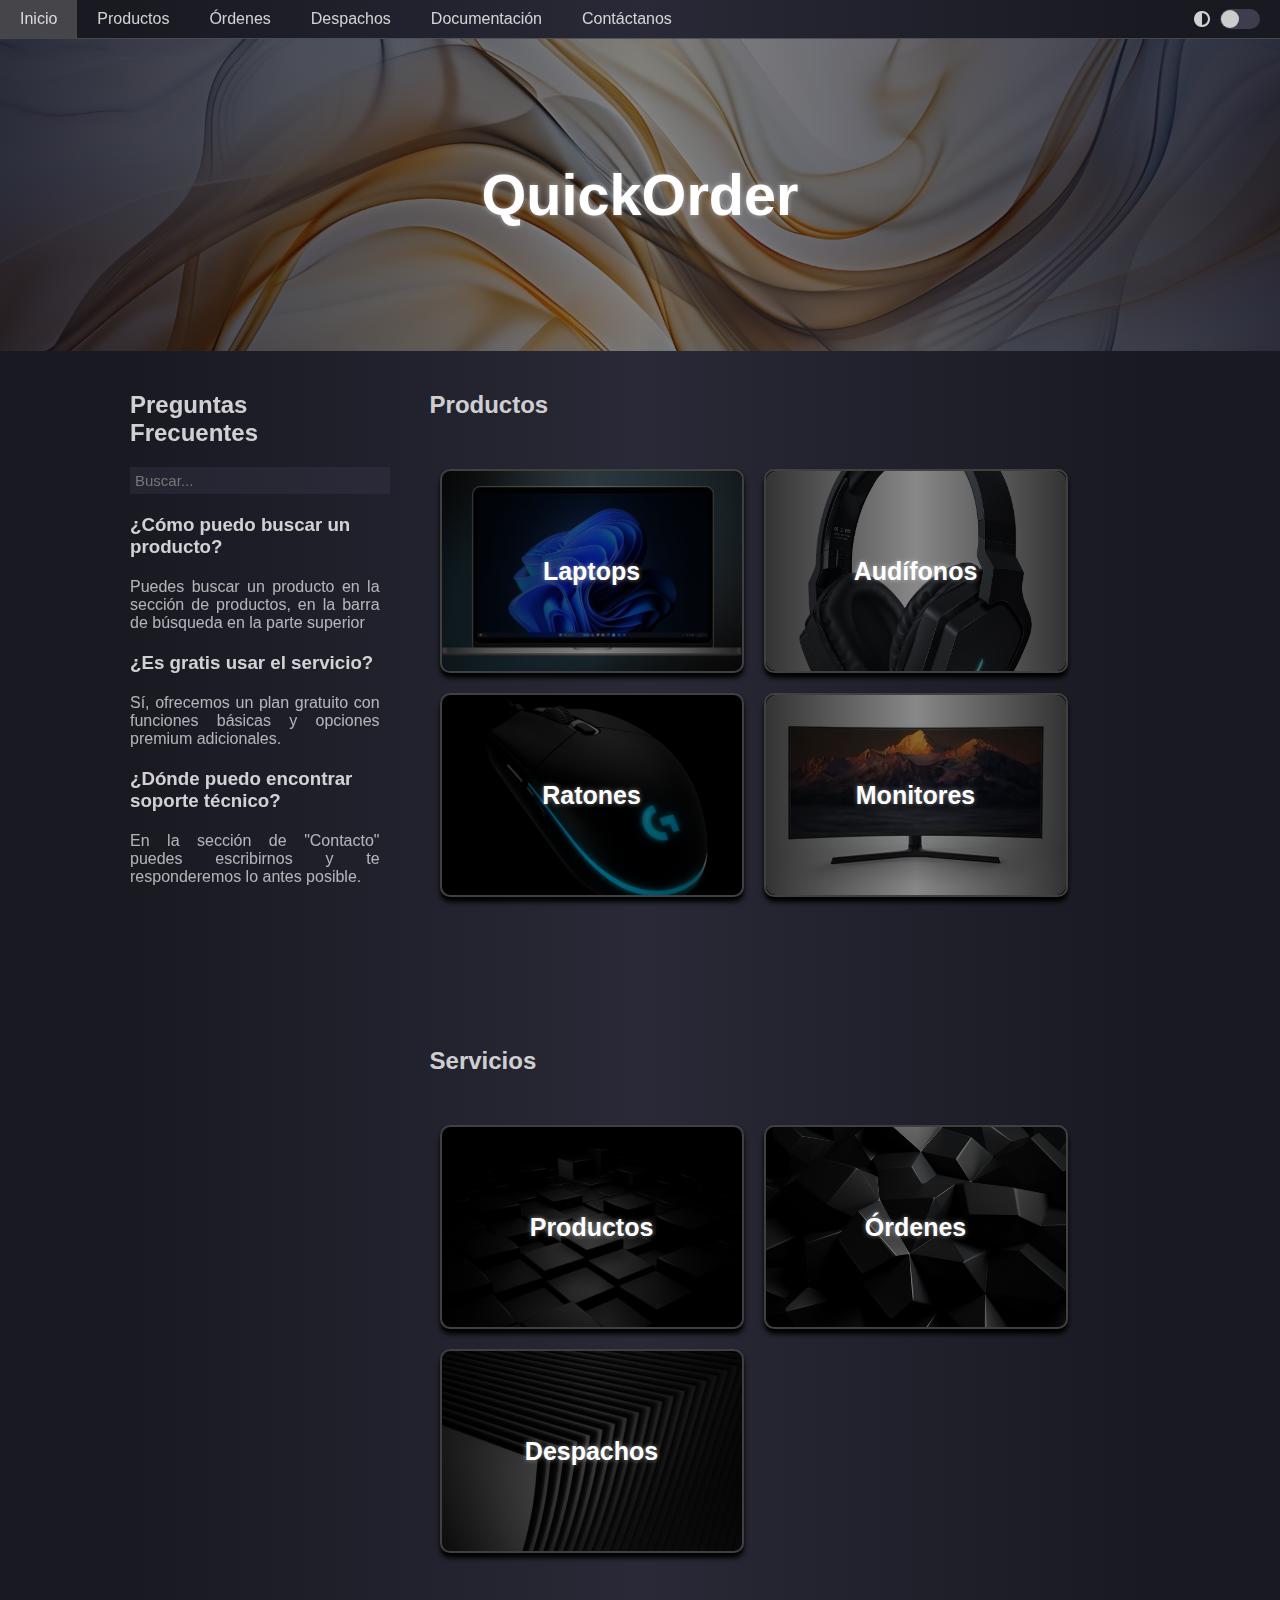
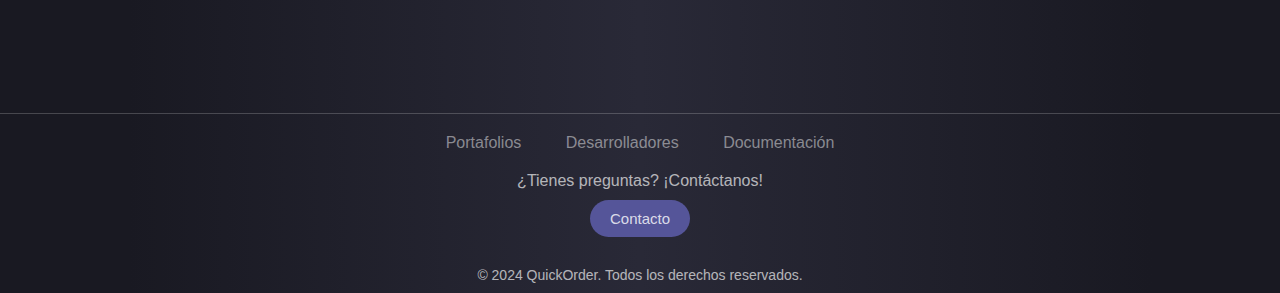
<file: src/html/index.html>
<!DOCTYPE html>
<html lang="es">
<head>
    <meta charset="UTF-8">
    <meta name="viewport" content="width=device-width, initial-scale=1.0">
    <title>QuickOrder - Inicio</title>
    <link rel="icon" type="image/x-icon" href="../img/favicon.ico">
    <link rel="stylesheet" href="../css/main.css">
    <link rel="stylesheet" href="../css/index.css">
    <link rel="stylesheet" href="https://fonts.googleapis.com/icon?family=Material+Icons">
    <link rel="stylesheet" href="https://cdnjs.cloudflare.com/ajax/libs/font-awesome/6.7.1/css/all.min.css">
</head>
<body>
    <nav>
        <ul class="navbar">
            <li><a class="current" href="index.html">Inicio</a></li>
            <li><a href="products-table.html">Productos</a></li>
            <li><a href="ordenes.html">Órdenes</a></li>
            <li><a href="despachos.html">Despachos</a></li>
            <li><a href="documentation.html">Documentación</a></li>
            <li><a href="contact-us.html">Contáctanos</a></li>
            <li>
                <label class="toggle">
                    <i class="fa-solid fa-circle-half-stroke"></i>
                    <input id="theme-toggle" type="checkbox">
                    <span class="slider"></span>
                </label>
            </li>
        </ul>
    </nav>
    <header class="banner">
        <h1>QuickOrder</h1>
    </header>
    <div class="main-container">
        <aside>
            <h2>Preguntas Frecuentes</h2>
            <div class="faq-search">
                <input type="text" id="faqSearch" placeholder="Buscar..." />
            </div>
            <div class="faq-list">
                <div class="faq-item">
                    <h3>¿Cómo puedo buscar un producto?</h3>
                    <p>Puedes buscar un producto en la sección de productos, en la barra de búsqueda en la parte superior</p>
                </div>
                <div class="faq-item">
                    <h3>¿Es gratis usar el servicio?</h3>
                    <p>Sí, ofrecemos un plan gratuito con funciones básicas y opciones premium adicionales.</p>
                </div>
                <div class="faq-item">
                    <h3>¿Dónde puedo encontrar soporte técnico?</h3>
                    <p>En la sección de "Contacto" puedes escribirnos y te responderemos lo antes posible.</p>
                </div>
            </div>
        </aside>
        <div class="sections-container">
            <section>
                <h2>Productos</h2>
                <div class="cards-section">
                    <a href="products-table.html" class="card">
                        <div id="product1" class="card-head">
                            <h3 class="card-title">Laptops</h3>
                        </div>
                    </a>
                    <a href="products-table.html" class="card">
                        <div id="product2" class="card-head">
                            <h3 class="card-title">Audífonos</h3>
                        </div>
                    </a>
                    <a href="products-table.html" class="card">
                        <div id="product3" class="card-head">
                            <h3 class="card-title">Ratones</h3>
                        </div>
                    </a>
                    <a href="products-table.html" class="card">
                        <div id="product4" class="card-head">
                            <h3 class="card-title">Monitores</h3>
                        </div>
                    </a>
                </div>
            </section>
            <section>
                <h2>Servicios</h2>
                <div class="cards-section">
                    <a href="products-table.html" class="card">
                        <div id="products" class="card-head">
                            <h3 class="card-title">Productos</h3>
                        </div>
                    </a>
                    <a href="ordenes.html" class="card">
                        <div id="orders" class="card-head">
                            <h3 class="card-title">Órdenes</h3>
                        </div>
                    </a>
                    <a href="despachos.html" class="card">
                        <div id="dispatches" class="card-head">
                            <h3 class="card-title">Despachos</h3>
                        </div>
                    </a>
                </div>
            </section>
        </div>
    </div>
    <footer class="footer">
        <div class="footer-links">
            <a href="portfolio.html">Portafolios</a>
            <a href="dev-profile.html">Desarrolladores</a>
            <a href="documentation.html">Documentación</a>
        </div>
        <div class="footer-contact">
            <p>¿Tienes preguntas? ¡Contáctanos!</p>
            <a href="contact-us.html" class="contact-button">Contacto</a>
        </div>
        <div class="footer-bottom">
            <p>&copy; 2024 QuickOrder. Todos los derechos reservados.</p>
        </div>
    </footer>
</body>
</html>
</file>
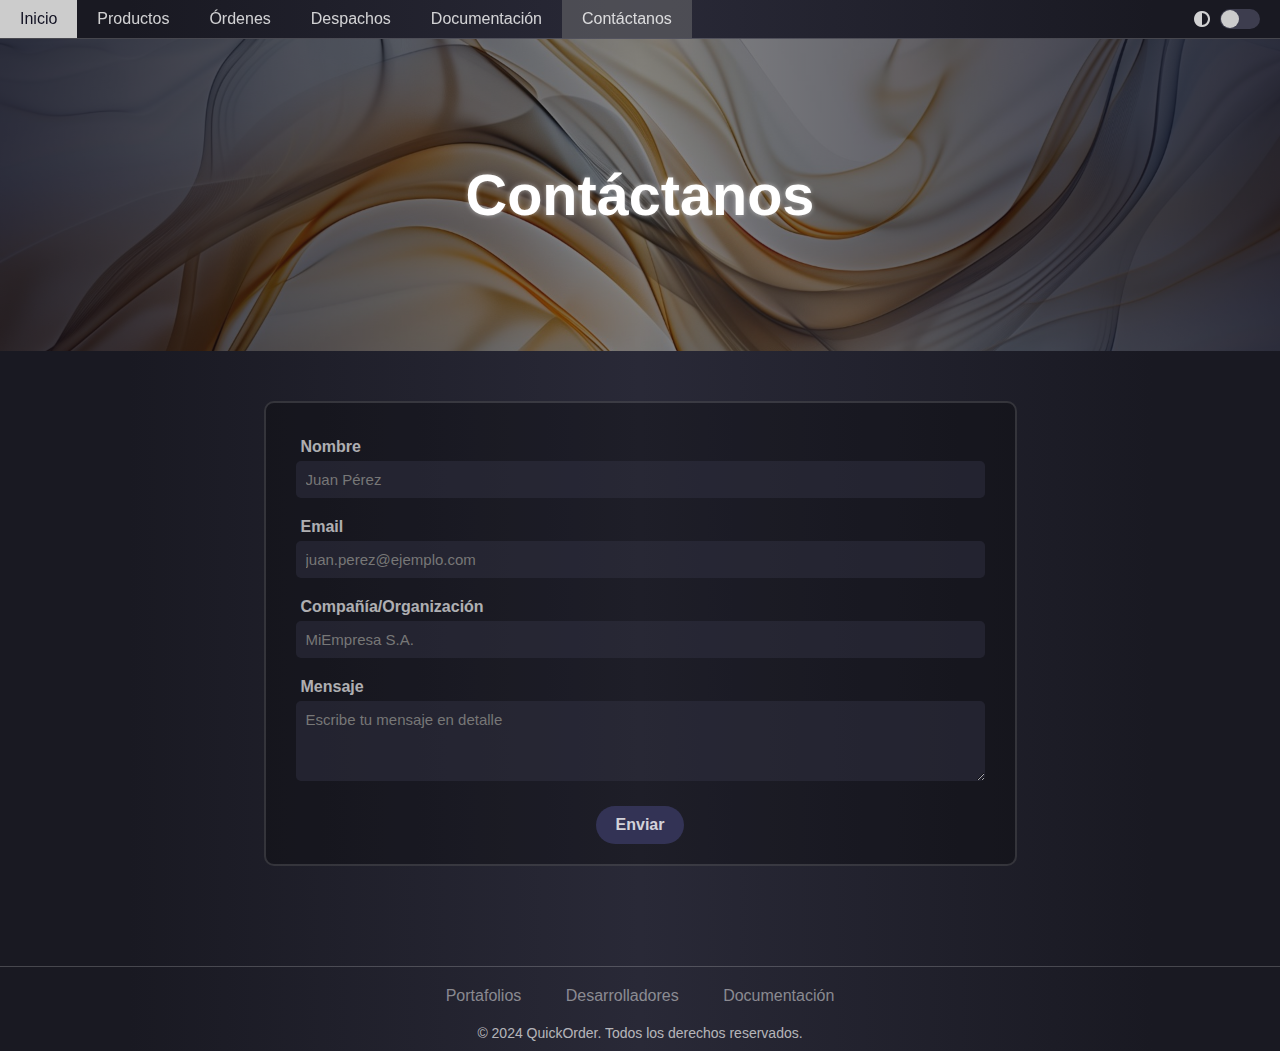
<file: src/html/contact-us.html>
<!DOCTYPE html>
<html lang="en">
<head>
    <meta charset="UTF-8">
    <meta name="viewport" content="width=device-width, initial-scale=1.0">
    <title>QuickOrder - Contáctanos</title>
    <link rel="icon" type="image/x-icon" href="../img/favicon.ico">
    <link rel="stylesheet" href="../css/main.css">
    <link rel="stylesheet" href="../css/contact-us.css">
    <link rel="stylesheet" href="https://cdnjs.cloudflare.com/ajax/libs/font-awesome/6.7.1/css/all.min.css">
</head>
<body>
    <nav>
        <ul class="navbar">
            <li><a href="index.html">Inicio</a></li>
            <li><a href="products-table.html">Productos</a></li>
            <li><a href="ordenes.html">Órdenes</a></li>
            <li><a href="despachos.html">Despachos</a></li>
            <li><a href="documentation.html">Documentación</a></li>
            <li><a class="current" href="contact-us.html">Contáctanos</a></li>
            <li>
                <label class="toggle">
                    <i class="fa-solid fa-circle-half-stroke"></i>
                    <input id="theme-toggle" type="checkbox">
                    <span class="slider"></span>
                </label>
            </li>
        </ul>
    </nav>
    <header>
        <h1>Contáctanos</h1>
    </header>
    <section class="main-container">    
        <form class="contact-form">
            <label>Nombre</label>
            <input type="text" placeholder="Juan Pérez">
            <label>Email</label>
            <input type="text" placeholder="juan.perez@ejemplo.com">
            <label>Compañía/Organización</label>
            <input type="text" placeholder="MiEmpresa S.A.">
            <label>Mensaje</label>
            <textarea placeholder="Escribe tu mensaje en detalle"></textarea>
            <button>Enviar</button>
        </form>
    </section>
    <footer class="footer">
        <div class="footer-links">
            <a href="portfolio.html">Portafolios</a>
            <a href="dev-profile.html">Desarrolladores</a>
            <a href="documentation.html">Documentación</a>
        </div>
        <div class="footer-bottom">
            <p>&copy; 2024 QuickOrder. Todos los derechos reservados.</p>
        </div>
    </footer>
</body>
</html>
</file>
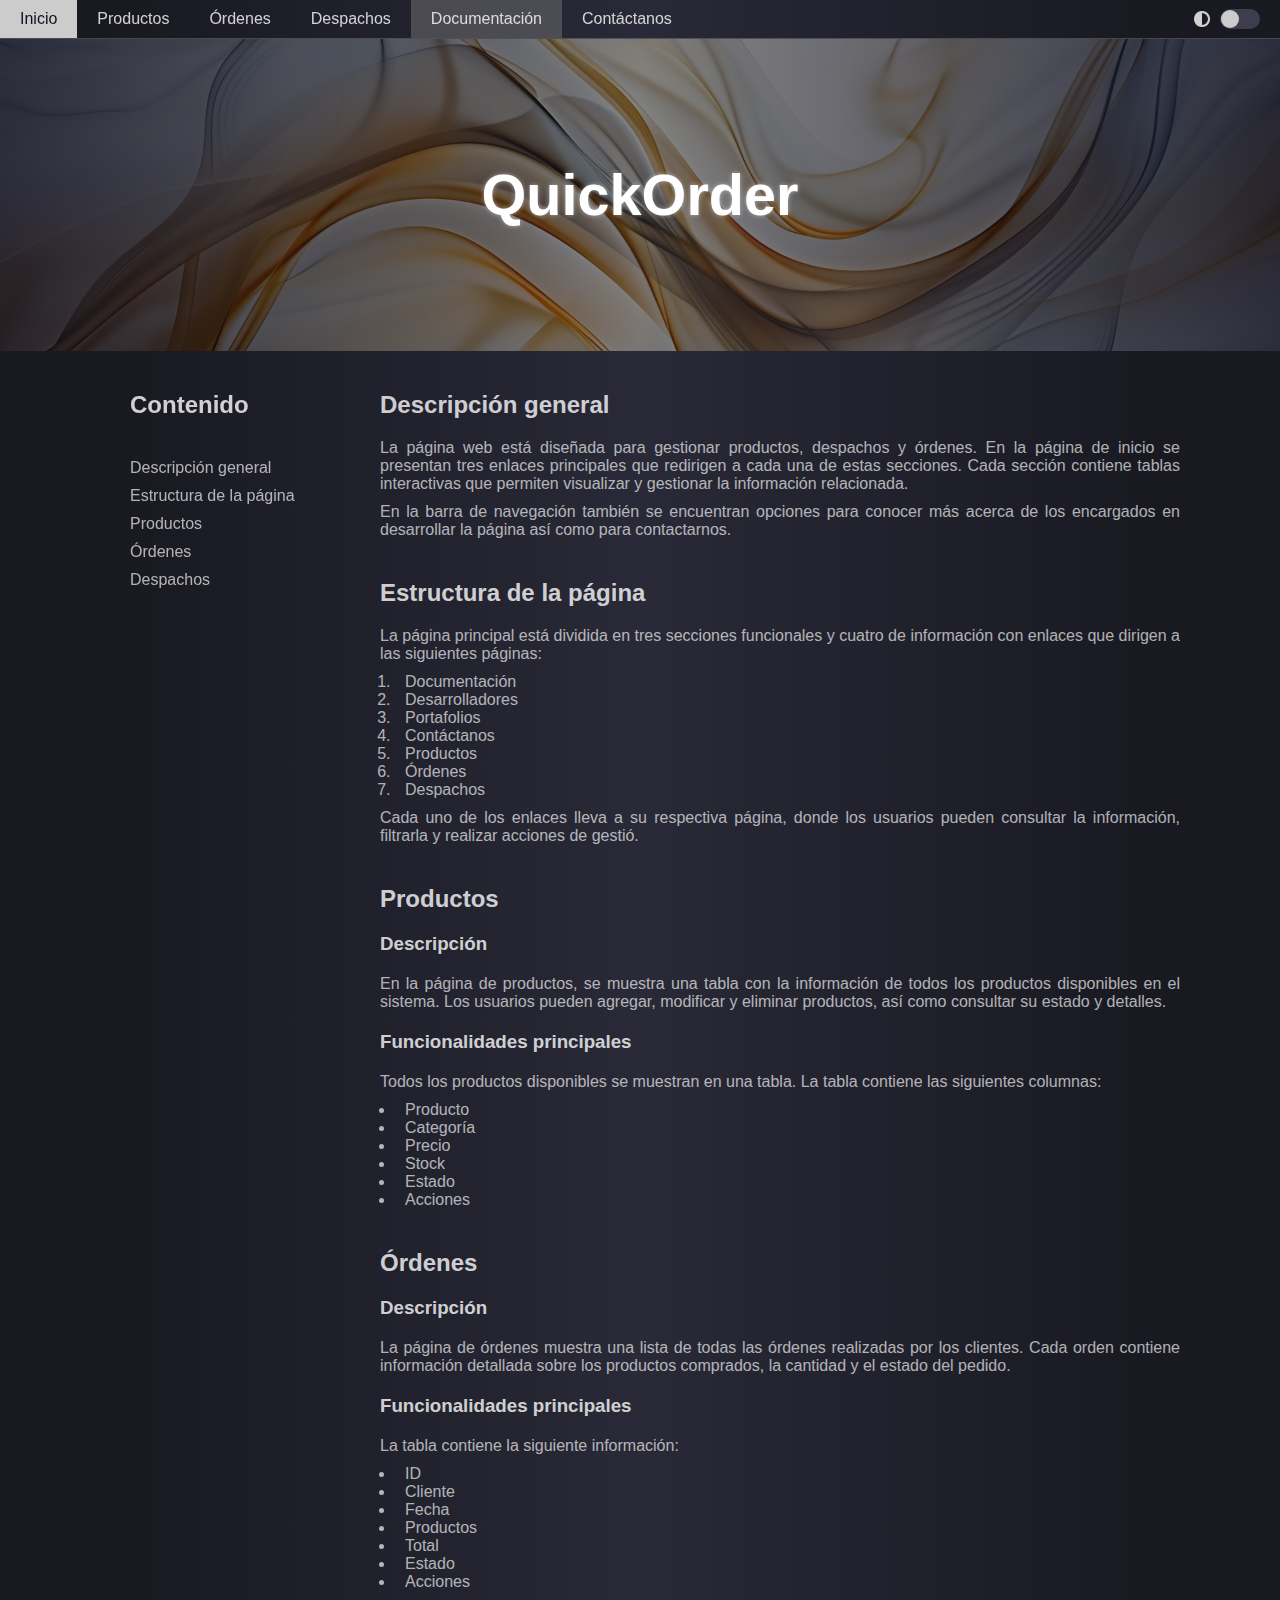
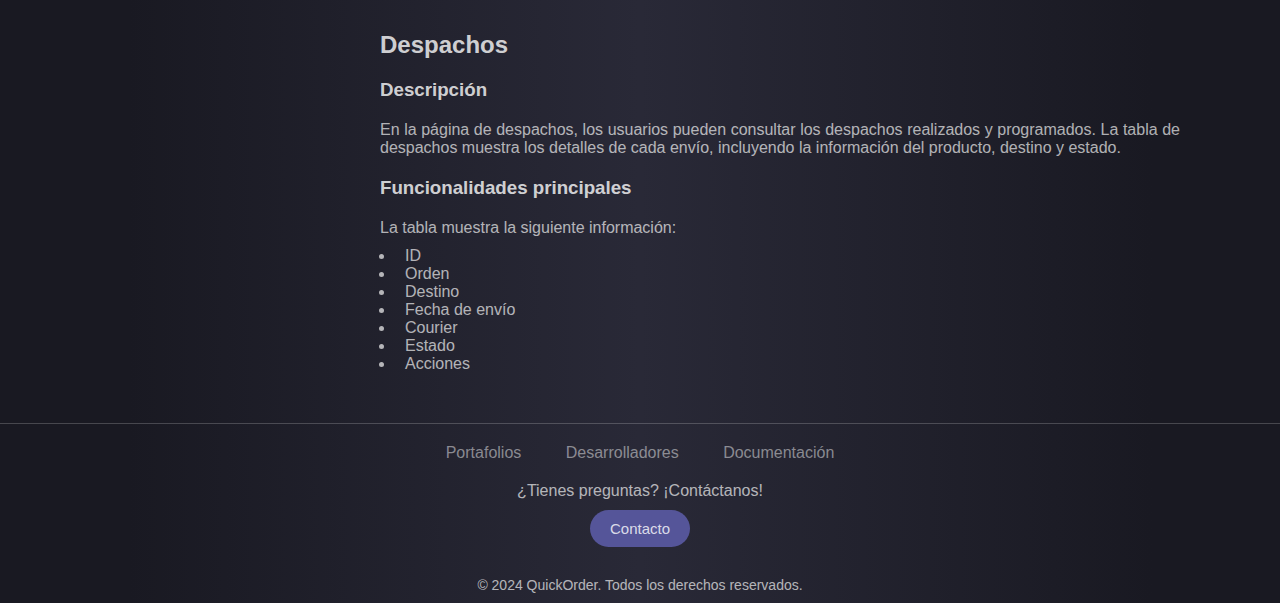
<file: src/html/documentation.html>
<!DOCTYPE html>
<html lang="es">
<head>
    <meta charset="UTF-8">
    <meta name="viewport" content="width=device-width, initial-scale=1.0">
    <title>QuickOrder - Documentación</title>
    <link rel="icon" type="image/x-icon" href="../img/favicon.ico"/>
    <link rel="stylesheet" href="../css/main.css">
    <link rel="stylesheet" href="https://cdnjs.cloudflare.com/ajax/libs/font-awesome/6.7.1/css/all.min.css">
</head>
<body>
    <nav>
        <ul class="navbar">
            <li><a href="index.html">Inicio</a></li>
            <li><a href="products-table.html">Productos</a></li>
            <li><a href="ordenes.html">Órdenes</a></li>
            <li><a href="despachos.html">Despachos</a></li>
            <li><a class="current" href="documentation.html">Documentación</a></li>
            <li><a href="contact-us.html">Contáctanos</a></li>
            <li>
                <label class="toggle">
                    <i class="fa-solid fa-circle-half-stroke"></i>
                    <input id="theme-toggle" type="checkbox">
                    <span class="slider"></span>
                </label>
            </li>
        </ul>
    </nav>
    <header>
        <h1>QuickOrder</h1>
    </header>
    <div class="main-container">
        <aside>
            <h2>Contenido</h2>
            <ul>
                <li><a href="#general-description">Descripción general</a></li>
                <li><a href="#pages-structure">Estructura de la página</a></li>
                <li><a href="#products">Productos</a></li>
                <li><a href="#orders">Órdenes</a></li>
                <li><a href="#dispatchs">Despachos</a></li>
            </ul>
        </aside>
        <div class="sections-container">
        <section>
            <h2 id="general-description">Descripción general</h2>
            <p>La página web está diseñada para gestionar productos, despachos y órdenes. En la página de inicio se presentan tres enlaces principales que redirigen a cada una de estas secciones. Cada sección contiene tablas interactivas que permiten visualizar y gestionar la información relacionada.</p>
            <p>En la barra de navegación también se encuentran opciones para conocer más acerca de los encargados en desarrollar la página así como para contactarnos.</p>
        </section>
        <section>
            <h2 id="pages-structure">Estructura de la página</h2>
            <p>La página principal está dividida en tres secciones funcionales y cuatro de información con enlaces que dirigen a las siguientes páginas:</p>
            <ol>
                <li>Documentación</li>
                <li>Desarrolladores</li>
                <li>Portafolios</li>
                <li>Contáctanos</li>
                <li>Productos</li>
                <li>Órdenes</li>
                <li>Despachos</li>
            </ol>
            <p>Cada uno de los enlaces lleva a su respectiva página, donde los usuarios pueden consultar la información, filtrarla y realizar acciones de gestió.</p>
        </section>
        <section>
            <h2 id="products">Productos</h2>
            <h3>Descripción</h3>
            <p>En la página de productos, se muestra una tabla con la información de todos los productos disponibles en el sistema. Los usuarios pueden agregar, modificar y eliminar productos, así como consultar su estado y detalles.</p>
            <h3>Funcionalidades principales</h3>
            <p>Todos los productos disponibles se muestran en una tabla. La tabla contiene las siguientes columnas:</p>
            <ul>
                <li>Producto</li>
                <li>Categoría</li>
                <li>Precio</li>
                <li>Stock</li>
                <li>Estado</li>
                <li>Acciones</li>
            </ul>
        </section>
        <section>
            <h2 id="orders">Órdenes</h2>
            <h3>Descripción</h3>
            <p>La página de órdenes muestra una lista de todas las órdenes realizadas por los clientes. Cada orden contiene información detallada sobre los productos comprados, la cantidad y el estado del pedido.</p>
            <h3>Funcionalidades principales</h3>
            <p>La tabla contiene la siguiente información:</p>
            <ul>
                <li>ID</li>
                <li>Cliente</li>
                <li>Fecha</li>
                <li>Productos</li>
                <li>Total</li>
                <li>Estado</li>
                <li>Acciones</li>
            </ul>
        </section>
        <section>
            <h2 id="dispatchs">Despachos</h2>
            <h3>Descripción</h3>
            <p>En la página de despachos, los usuarios pueden consultar los despachos realizados y programados. La tabla de despachos muestra los detalles de cada envío, incluyendo la información del producto, destino y estado.</p>
            <h3>Funcionalidades principales</h3>
            <p>La tabla muestra la siguiente información:</p>
            <ul>
                <li>ID</li>
                <li>Orden</li>
                <li>Destino</li>
                <li>Fecha de envío</li>
                <li>Courier</li>
                <li>Estado</li>
                <li>Acciones</li>
            </ul>
        </section>
        </div>
    </div>
    <footer class="footer">
        <div class="footer-links">
            <a href="portfolio.html">Portafolios</a>
            <a href="dev-profile.html">Desarrolladores</a>
            <a href="documentation.html">Documentación</a>
        </div>
        <div class="footer-contact">
            <p>¿Tienes preguntas? ¡Contáctanos!</p>
            <a href="contact-us.html" class="contact-button">Contacto</a>
        </div>
        <div class="footer-bottom">
            <p>&copy; 2024 QuickOrder. Todos los derechos reservados.</p>
        </div>
    </footer>
</body>
</html>
</file>
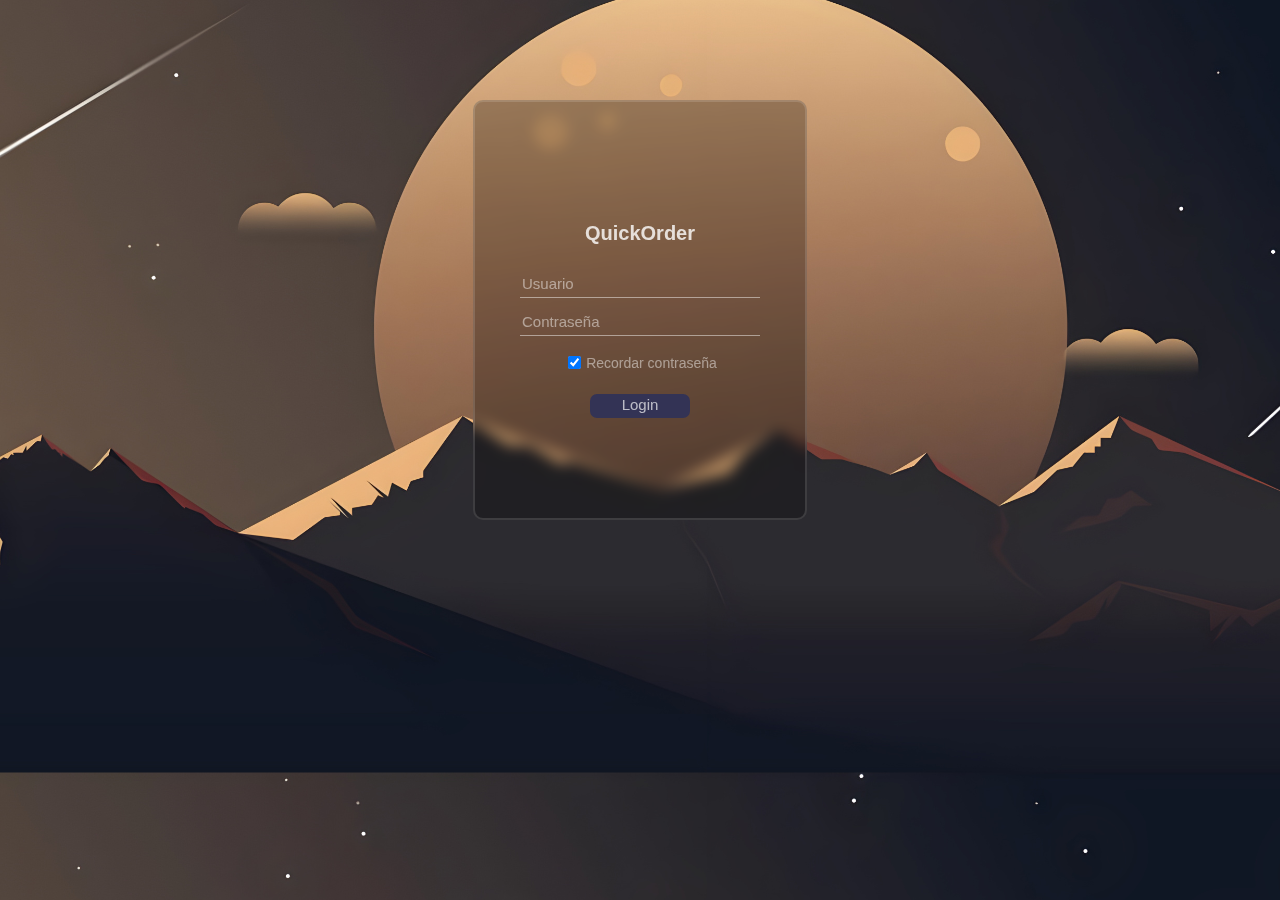
<file: src/html/login.html>
<!DOCTYPE html>
<html lang="en">
<head>
    <meta charset="UTF-8">
    <meta name="viewport" content="width=device-width, initial-scale=1.0">
    <title>QuickOrder - Login</title>
    <link rel="icon" type="image/x-icon" href="../img/favicon.ico">
    <link rel="stylesheet" href="../css/main.css">
    <link rel="stylesheet" href="../css/login.css">
</head>
<body>
    <form class="login" action="index.html">
        <h1>QuickOrder</h1>
        <div class="inputs-container">
            <input type="text" placeholder="Usuario">
            <input type="password" placeholder="Contraseña">
            <label>
                <input type="checkbox" name="remember" checked="true"> Recordar contraseña
            </label>
            <button>Login</button>
        </div>
    </form>
</body>
</html>
</file>
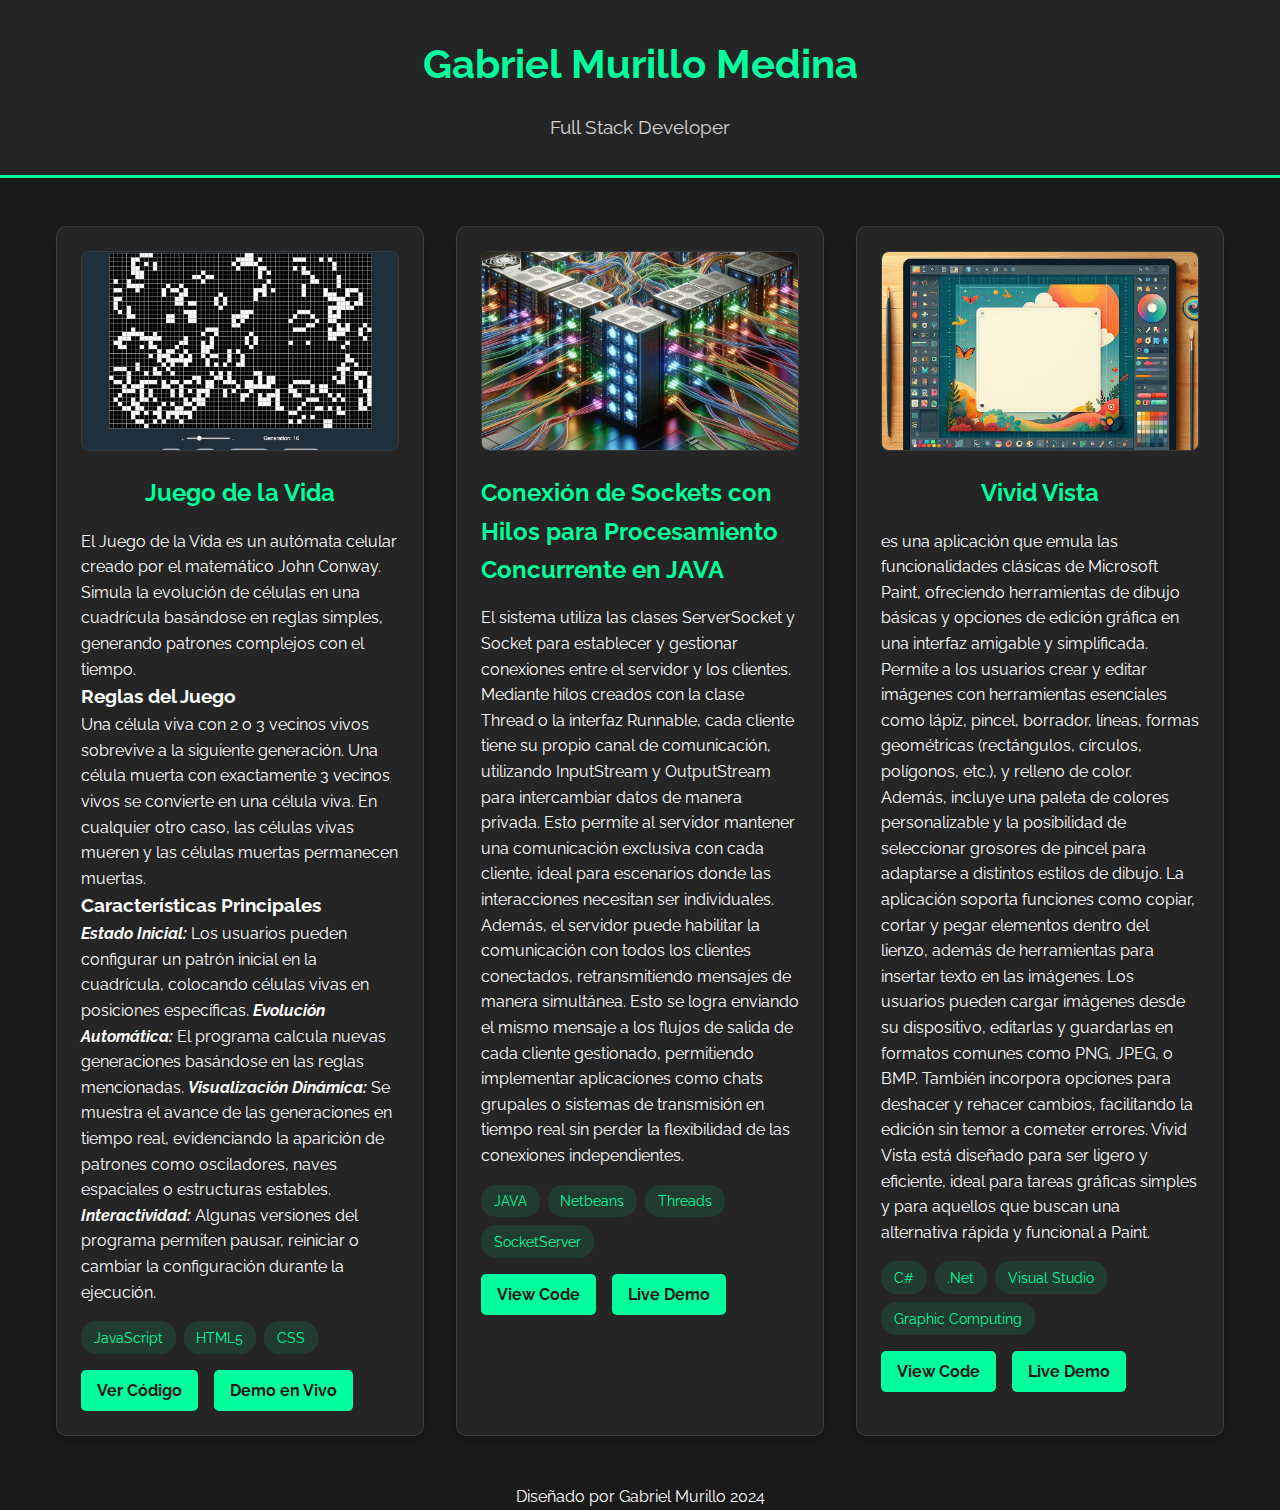
<file: src/html/portafolio-gabi.html>
<!DOCTYPE html>
<html lang="en">
<head>
    <meta charset="UTF-8">
    <meta name="viewport" content="width=device-width, initial-scale=1.0">
    <link rel="preconnect" href="https://fonts.googleapis.com">
    <link rel="preconnect" href="https://fonts.gstatic.com" crossorigin>
    <link href="https://fonts.googleapis.com/css2?family=Raleway:ital,wght@0,100..900;1,100..900&display=swap" rel="stylesheet">
    <link href="https://fonts.googleapis.com/css2?family=Roboto:wght@400;500;700&display=swap" rel="stylesheet">
    <link href="https://cdnjs.cloudflare.com/ajax/libs/font-awesome/6.0.0/css/all.min.css" rel="stylesheet">
    <link rel="stylesheet" href="../css/portafolio-gabi.css">
    <title>Protafolio Gabriel Murillo</title>
</head>
<body>
    <header>
        <h1 class="name">Gabriel Murillo Medina</h1>
        <p class="title">Full Stack Developer</p>
    </header>

    <main class="projects">
        <div class="project-card">
            <img src="../img/pg1.webp" alt="Juego de la Vida" class="project-image">
            <h2 class="project-title">Juego de la Vida</h2>
            <p>El Juego de la Vida es un autómata celular creado por el matemático John Conway. Simula la evolución de células en una cuadrícula basándose en reglas simples, generando patrones complejos con el tiempo.</p>
            <span>
               <h3>Reglas del Juego</h3> 
                Una célula viva con 2 o 3 vecinos vivos sobrevive a la siguiente generación.
                Una célula muerta con exactamente 3 vecinos vivos se convierte en una célula viva.
                En cualquier otro caso, las células vivas mueren y las células muertas permanecen muertas.
                <h3>Características Principales</h3>
                <strong><em>Estado Inicial: </em></strong>Los usuarios pueden configurar un patrón inicial en la cuadrícula, colocando células vivas en posiciones específicas.
                <strong><em>Evolución Automática:</em></strong>  El programa calcula nuevas generaciones basándose en las reglas mencionadas.
                <strong><em>Visualización Dinámica: </em></strong>Se muestra el avance de las generaciones en tiempo real, evidenciando la aparición de patrones como osciladores, naves espaciales o estructuras estables.
                <strong><em>Interactividad: </em></strong> Algunas versiones del programa permiten pausar, reiniciar o cambiar la configuración durante la ejecución.
            </span>
            <div class="tech-stack">
                <span class="tech-tag">JavaScript</span>
                <span class="tech-tag">HTML5</span>
                <span class="tech-tag">CSS</span>
            </div>
            <div class="links">
                <a href="#" class="btn">Ver Código</a>
                <a href="#" class="btn">Demo en Vivo</a>
            </div>
        </div>
        

        <div class="project-card">
            <img src="../img/pg2.png" alt="Task Management App" class="project-image">
            <h2 class="project-title"> Conexión de Sockets con Hilos para Procesamiento Concurrente en JAVA</h2>
            <p>El sistema utiliza las clases ServerSocket y Socket para establecer y gestionar conexiones entre el servidor y los clientes. Mediante hilos creados con la clase Thread o la interfaz Runnable, cada cliente tiene su propio canal de comunicación, utilizando InputStream y OutputStream para intercambiar datos de manera privada. Esto permite al servidor mantener una comunicación exclusiva con cada cliente, ideal para escenarios donde las interacciones necesitan ser individuales.

                Además, el servidor puede habilitar la comunicación con todos los clientes conectados, retransmitiendo mensajes de manera simultánea. Esto se logra enviando el mismo mensaje a los flujos de salida de cada cliente gestionado, permitiendo implementar aplicaciones como chats grupales o sistemas de transmisión en tiempo real sin perder la flexibilidad de las conexiones independientes.</p>
            <div class="tech-stack">
                <span class="tech-tag">JAVA</span>
                <span class="tech-tag">Netbeans</span>
                <span class="tech-tag">Threads</span>
                <span class="tech-tag">SocketServer</span>
            </div>
            <div class="links">
                <a href="#" class="btn">View Code</a>
                <a href="#" class="btn">Live Demo</a>
            </div>
        </div>

        <div class="project-card">
            <img src="../img/pg3.png" alt="Weather Dashboard" class="project-image">
            <h2 class="project-title">Vivid Vista</h2>
            <p> es una aplicación que emula las funcionalidades clásicas de Microsoft Paint, ofreciendo herramientas de dibujo básicas y opciones de edición gráfica en una interfaz amigable y simplificada. Permite a los usuarios crear y editar imágenes con herramientas esenciales como lápiz, pincel, borrador, líneas, formas geométricas (rectángulos, círculos, polígonos, etc.), y relleno de color. Además, incluye una paleta de colores personalizable y la posibilidad de seleccionar grosores de pincel para adaptarse a distintos estilos de dibujo.

                La aplicación soporta funciones como copiar, cortar y pegar elementos dentro del lienzo, además de herramientas para insertar texto en las imágenes. Los usuarios pueden cargar imágenes desde su dispositivo, editarlas y guardarlas en formatos comunes como PNG, JPEG, o BMP. También incorpora opciones para deshacer y rehacer cambios, facilitando la edición sin temor a cometer errores. Vivid Vista está diseñado para ser ligero y eficiente, ideal para tareas gráficas simples y para aquellos que buscan una alternativa rápida y funcional a Paint.</p>
            <div class="tech-stack">
                <span class="tech-tag">C#</span>
                <span class="tech-tag">.Net</span>
                <span class="tech-tag">Visual Studio</span>
                <span class="tech-tag">Graphic Computing</span>
            </div>
            <div class="links">
                <a href="#" class="btn">View Code</a>
                <a href="#" class="btn">Live Demo</a>
            </div>
        </div>
    </main>
</body>
<footer>
    <div><p>Diseñado por Gabriel Murillo 2024</p></div>
</footer>
</html>
</file>
<file: src/css/main.css>
* {
    margin: 0;
    padding: 0;

    transition: 0.1s;
}

body {    
    font-family: 'Gill Sans', 'Gill Sans MT', Calibri, 'Trebuchet MS', sans-serif;
    background: linear-gradient(90deg, #191922 10%, #292937 50%, #191922 90%);
}

nav {
    color: #FFFC;
    background: linear-gradient(90deg, #191922 10%, #292937 50%, #191922 90%);

    position: sticky;
    top: 0;
    left: 0;
    z-index: 1000;

    border-bottom: solid 1px #FFF3;
}

.navbar {
    display: flex;
    list-style: none;
    align-items: stretch;
}

.navbar li:has(#theme-toggle) {
    margin-left: auto;
    align-content: center;
    padding: 0 10px;
}

.navbar a {
    display: block;
    color: #FFFC;
    text-decoration: none;
    padding: 10px 20px;

    transition: .25s;
}

.navbar a:hover {
    color: #112;
    background-color: #CCC;
}

.navbar a:active {
    color: #335;
    background-color: #FFF;
}

.navbar a.current {
    pointer-events: none;
    background-color: #7777;
}


header {
    background-image: linear-gradient(90deg, #001C, #0007, #001C), url(../img/header.png);
    align-content: center;

    text-align: center;
    font-size: calc(100% + 1vw);

    background-size: cover;
    background-position: center;
    
    height: calc(15vw + 100px);
    padding: 10px 0;
}

header h1 {
    color: #FFF;
    text-shadow: 0 0 5px #FFF7;
}

h1, h2, h3, h4, h5, h6 {
    color: #FFFC;
    margin: 20px 0;
}

.sections-container {
    flex: 4;
}

.sections-container h2, aside h2 {
    margin-top: 40px;
}

.sections-container h3 {
    margin-top: 20px;
}

p {
    color: #FFFA;
    text-align: justify;
    margin: 10px 0 ;
}

section ol, section ul {
    color: #FFFA;
    padding-left: 15px;
}

section li {
    padding-left: 10px;
}

span {
    color: #FFFA;
    margin: auto;
}

input[type="text"], input[type="password"], textarea {
    color: #FFFA;
    font-family: 'Gill Sans', 'Gill Sans MT', Calibri, 'Trebuchet MS', sans-serif;
    font-size: 15px;

    background-color: #3347;
    outline: none;
    border: none;
    padding: 5px 5px;
    margin: 5px;
}

textarea {
    min-height: 60px;
    resize: vertical;
}

input::placeholder, textarea::placeholder {
    color: #777;
    font-family: 'Gill Sans', 'Gill Sans MT', Calibri, 'Trebuchet MS', sans-serif;
    font-size: 15px;
}

aside {
    position: sticky;
    top: 40px;
    left: 0;

    flex: 1;

    height: 100%;
    padding: 0 50px 0 30px;
}

aside a {
    color: #FFFA;
    text-decoration: none;

    border-bottom: solid 1px transparent;
}

aside a:hover {
    color: #FFFC;

    border-bottom-color: #FFFC;

    transition: .25s;
}

aside ul {
    padding-top: 20px;
    padding-left: 0;
}

aside li {
    list-style: none;

    margin-bottom: 10px;
}

footer {
    text-align: center;
}

footer p {
    text-align: center;
}

.main-container {
    display: flex;
    flex-flow: row;

    margin: auto;
    margin-bottom: 50px;
    padding: 0 100px;
}


.footer {
    color: #FFF;
    border-top: 1px solid #FFF3;
    text-align: center;
}

.footer-links {
    margin: 20px auto;
}

.footer-links a {
    color: #FFF7; 
    text-decoration: none;
    margin: 0 20px;

    transition: 0.25s; 
}

.footer-links a:hover {
    color: #FFF; 
    text-decoration: underline;
}

.footer-contact {
    margin: 20px 0;
}

.contact-button {
    display: inline-block;
    color: #FFFC;
    font-size: 15px;
    text-decoration: none;

    background: #559;
    border-radius: 20px;
    padding: 10px 20px;
    margin: auto;
    margin-bottom: 10px;

    transition: 0.25s;
}

.contact-button:hover {
    color: #336;
    
    background-color: #CCC;
}

.footer-bottom {
    margin-top: 10px; 
    font-size: 14px; 
}


/* DARK MODE --------------------------------------------------------------------------------- */

.toggle {
    display: flex;
    align-self: stretch;
    justify-content: center;
}

.toggle i {
    margin: auto;
}
  
.toggle input {
    display: none;
}

.toggle .slider {
    position: relative;
    cursor: pointer;

    background-color: #CCF3;

    width: 40px;
    height: 20px;
    margin: 0 10px;
    border-radius: 10px;

    transition: 0.25s;
}

.toggle input:checked + .slider {
    background-color: #1123;
}

.toggle input:checked + .slider::before {
    background-color: #335;
    transform: translateX(20px);
}
  
.toggle .slider::before {
    content: '';

    position: absolute;
    top: 1px;
    left: 1px;

    width: 18px;
    height: 18px;
    background-color: #CCC;
    border-radius: 50%;

    transition: .25s;
}

body:has(#theme-toggle:checked) {
    background-image: linear-gradient(90deg, #FFF 10%, #FFF 50%, #FFF 90%);

    nav {
        color: #112C;
        background-image: linear-gradient(90deg, #FFF 10%, #FFF 50%, #FFF 90%);
        border-color: #1123;
    }

    nav a {
        color: #112C;
    }

    nav a:hover {
        color: #112E;
    }

    header {
        background-image: linear-gradient(90deg, #CCF3, #FFF5, #CCF3), url(../img/header.png);
    }

    header h1 {
        color: #112;
        text-shadow: 2px 2px 2px #1127;
    }

    h1, h2, h3, h4, h5, h6 {
        color: #112C;
    }

    p {
        color: #112A;
    }

    section ol, section ul {
        color: #112A;
    }

    span {
        color: #112A;
    }

    input[type="text"], input[type="password"], textarea {
        color: #112A;
        background-color: #F3F3F3;
    }

    input::placeholder, textarea::placeholder {
        color: #AAA;
    }

    aside a {
        color: #112A;
    }

    aside a:hover {
        color: #112C;
        border-bottom-color: #112C;
    }

    .footer {
        color: #112;
        border-top: 1px solid #1123;
    }
    
    .footer-links a {
        color: #1127; 
    }
    
    .footer-links a:hover {
        color: #112; 
    }
}
</file>
<file: src/css/index.css>
aside {
    flex: 1.33;
}

aside input[type="text"] {
    margin: 0;
    width: 100%;
}

.cards-section {
    display: flex;
    flex-wrap: wrap;

    padding: 20px 0 100px;
}

.card {
    display: flex;
    flex-direction: column;
    flex: 0 0 300px;
    text-decoration: none;

    max-width: 350px;
    background-color: #111;
    border: solid 2px #FFF3;
    border-radius: 10px;
    box-shadow: 0 5px 5px #000;
    
    margin: 10px;
    transition: 0.25s;
}

.card:hover {
    box-shadow: 0 0 20px #77C;
    transform: scale(1.025) translateY(-5px);
}

.card-head {
    align-content: center;
    text-align: center;

    height: 200px;
    background-size: cover;
    background-position: center;
    border-radius: 10px;
}

.card-title {
    color: #FFF;
    text-shadow: 0 0 5px #FFF7;
    font-weight: 600;
    font-size: 25px;
}

.card-body {
    display: flex;
    flex-direction: column;
    flex: 1 0 0;
    padding: 5px 20px;
}

.card-description {
    display: inline-block;
    color: #FFF9;
    font-size: 15px;
}

#product1 {
    background-image: linear-gradient(90deg, #000C, #0007, #000C), url(../img/laptopProduct.avif);
    background-size: 120%;
}

#product2 {
    background-image: linear-gradient(90deg, #000C, #0007, #000C), url(../img/AUDIFONOS-GAMER.webp);
}

#product3 {
    background-image: linear-gradient(90deg, #000C, #0007, #000C), url(../img/mouse_gamer_G-Pro_32062_6.jpg);
    background-size: 150%;
}

#product4 {
    background-image: linear-gradient(90deg, #000C, #0007, #000C), url(../img/pantallaProduct.avif);
}

#orders {
    background-image: linear-gradient(90deg, #000C, #0007, #000C), url(../img/orders.png);
}

#products {
    background-image: linear-gradient(90deg, #000C, #0007, #000C), url(../img/products.png);
}

#dispatches {
    background-image: linear-gradient(90deg, #000C, #0007, #000C), url(../img/dispatches.png);
}

/* DARK MODE --------------------------------------------------------------------------------- */

body:has(#theme-toggle:checked) {
    .card {
        background-color: #FFF;
        border: solid 2px #1123;
        box-shadow: 0 5px 5px #0000;
    }
    
    .card:hover {
        box-shadow: 0 0 20px #77C;
    }
    
    .card-title {
        color: #FFF;
        text-shadow: 0 0 5px #FFF7;
    }
    
    .card-description {
        color: #1129;
    }
}
</file>
<file: src/css/contact-us.css>
.main-container {
    justify-content: center;
    padding: 50px 100px;
}

.contact-form {
    display: flex;
    flex-flow: column;
    flex: 0.25 0.8 600px;
    
    background-color: #0004;
    padding: 20px 20px 20px;
    border: solid 2px #FFF2;
    border-radius: 10px;
}

.contact-form label {
    display: inline-block;

    color: #FFFA;
    font-weight: 600;
    margin: 15px 15px 0;
}

.contact-form input[type="text"], .contact-form textarea {
    display: inline-block;

    padding: 10px;

    border-radius: 5px;
    margin: 5px 10px;
}

.contact-form button {
    color: #FFFC;
    font-weight: 600;
    font-size: 16px;
    text-decoration: none;

    background: #335;
    border: none;
    border-radius: 20px;
    padding: 10px 20px;
    margin: 20px auto 0;

    transition: 0.25s;
}

.contact-form button:hover {
    color: #336;

    background-color: #FFFC;
}

/* DARK MODE --------------------------------------------------------------------------------- */

body:has(#theme-toggle:checked) {
    .contact-form {  
        background-color: #FFF;
        border: solid 2px #1121;
    }
    
    .contact-form label {
        color: #112A;
    }
}
</file>
<file: src/css/login.css>
body {
    background-image: url(../img/login_wallpaper.jpg);
    background-size: 2000px 1125px;
    background-position: center;
}

.login {
    position: relative;
    top: 100px;

    background-color: #0004;
    width: 250px;
    padding: 100px 40px 100px;
    border: solid 2px #FFF2;
    border-radius: 10px;
    margin: auto;

    backdrop-filter: blur(7px);
}

.login::before {
    display: block;
    position: relative;
    height: 100%;
    width: 100%;
    filter: blur(12px);
}

.login input {
    box-sizing: border-box;

    background-color: transparent;
    border-bottom: solid 1px #FFF7;
    padding: 5px 2px;

    transition: 0.25s;
}

.login input::placeholder {
    color: #FFF7;
}

.login input:focus {
    background-color: #3347;
    border-bottom: solid 1px transparent;
    border-radius: 5px;
    padding: 5px 5px;
}

.login input:focus::placeholder {
    color: #FFF5;
}

.inputs-container {
    display: flex;
    flex-flow: column;
}

.login label {
    display: flex;
    justify-content: center;
    align-items: center;

    color: #FFF7;
    font-size: 14px;

    margin: 10px;
    margin-bottom: 20px;
}

.login label input[type="checkbox"] {
    margin: 5px;
}

.login h1 {
    font-size: 20px;
    text-align: center;
}

.login button {
    color: #FFFA;
    font-family: 'Gill Sans', 'Gill Sans MT', Calibri, 'Trebuchet MS', sans-serif;
    font-size: 15px;

    background-color: #335;
    width: 100px;
    padding: 2px 0 5px 0;
    border: none;
    border-radius: 7px;
    margin: auto;

    transition: 0.25s;
}

.login button:hover {
    color: #336;

    background-color: #FFFC;
}
</file>
<file: src/css/portafolio-gabi.css>
:root {
    --primary: #1a1a1a;
    --secondary: #252525;
    --accent: #00ff9d;
    --text: #ffffff;
}

* {
    margin: 0;
    padding: 0;
    box-sizing: border-box;
    font-family: 'Raleway';
}

body {
    background-color: var(--primary);
    color: var(--text);
    line-height: 1.6;
    animation: fadeIn 1s ease-in-out;
}

header {
    padding: 2rem;
    text-align: center;
    background-color: var(--secondary);
    border-bottom: 3px solid var(--accent);
}

.name {
    font-size: 2.5rem;
    margin-bottom: 1rem;
    color: var(--accent);
}

.title {
    font-size: 1.2rem;
    opacity: 0.8;
}

.projects {
    max-width: 1200px;
    margin: 2rem auto;
    padding: 1rem;
    display: grid;
    grid-template-columns: repeat(auto-fit, minmax(300px, 1fr));
    gap: 2rem;
}

.project-card {
    background-color: var(--secondary);
    border-radius: 10px;
    padding: 1.5rem;
    transition: transform 0.3s ease, box-shadow 0.3s ease;
    border: 1px solid rgba(255, 255, 255, 0.1);
    box-shadow: 0 5px 15px rgba(0, 0, 0, 0.3);
}

.project-card h2{
    display: flex;
    justify-content: center;
}

.project-card:hover {
    transform: translateY(-5px);
    box-shadow: 0 10px 20px rgba(0, 255, 157, 0.3);
}

.project-image {
    width: 100%;
    height: 200px;
    border-radius: 8px;
    margin-bottom: 1rem;
    object-fit: cover;
    border: 1px solid rgba(255, 255, 255, 0.1);
}

.project-title {
    color: var(--accent);
    font-size: 1.5rem;
    margin-bottom: 1rem;
}

.tech-stack {
    display: flex;
    gap: 0.5rem;
    flex-wrap: wrap;
    margin: 1rem 0;
}

.tech-tag {
    background-color: rgba(0, 255, 157, 0.1);
    color: var(--accent);
    padding: 0.3rem 0.8rem;
    border-radius: 15px;
    font-size: 0.9rem;
}

.links {
    display: flex;
    gap: 1rem;
    margin-top: 1rem;
}

.btn {
    padding: 0.5rem 1rem;
    border: none;
    border-radius: 5px;
    background-color: var(--accent);
    color: var(--primary);
    text-decoration: none;
    font-weight: bold;
    transition: opacity 0.3s ease;
}

.btn:hover {
    opacity: 0.8;
}

@keyframes fadeIn {
    from {
        opacity: 0;
    }
    to {
        opacity: 1;
    }
}


footer div {
    display: flex;
    align-items: center;
    align-content: center;
    justify-content: center;
    color: white;
}
</file>
